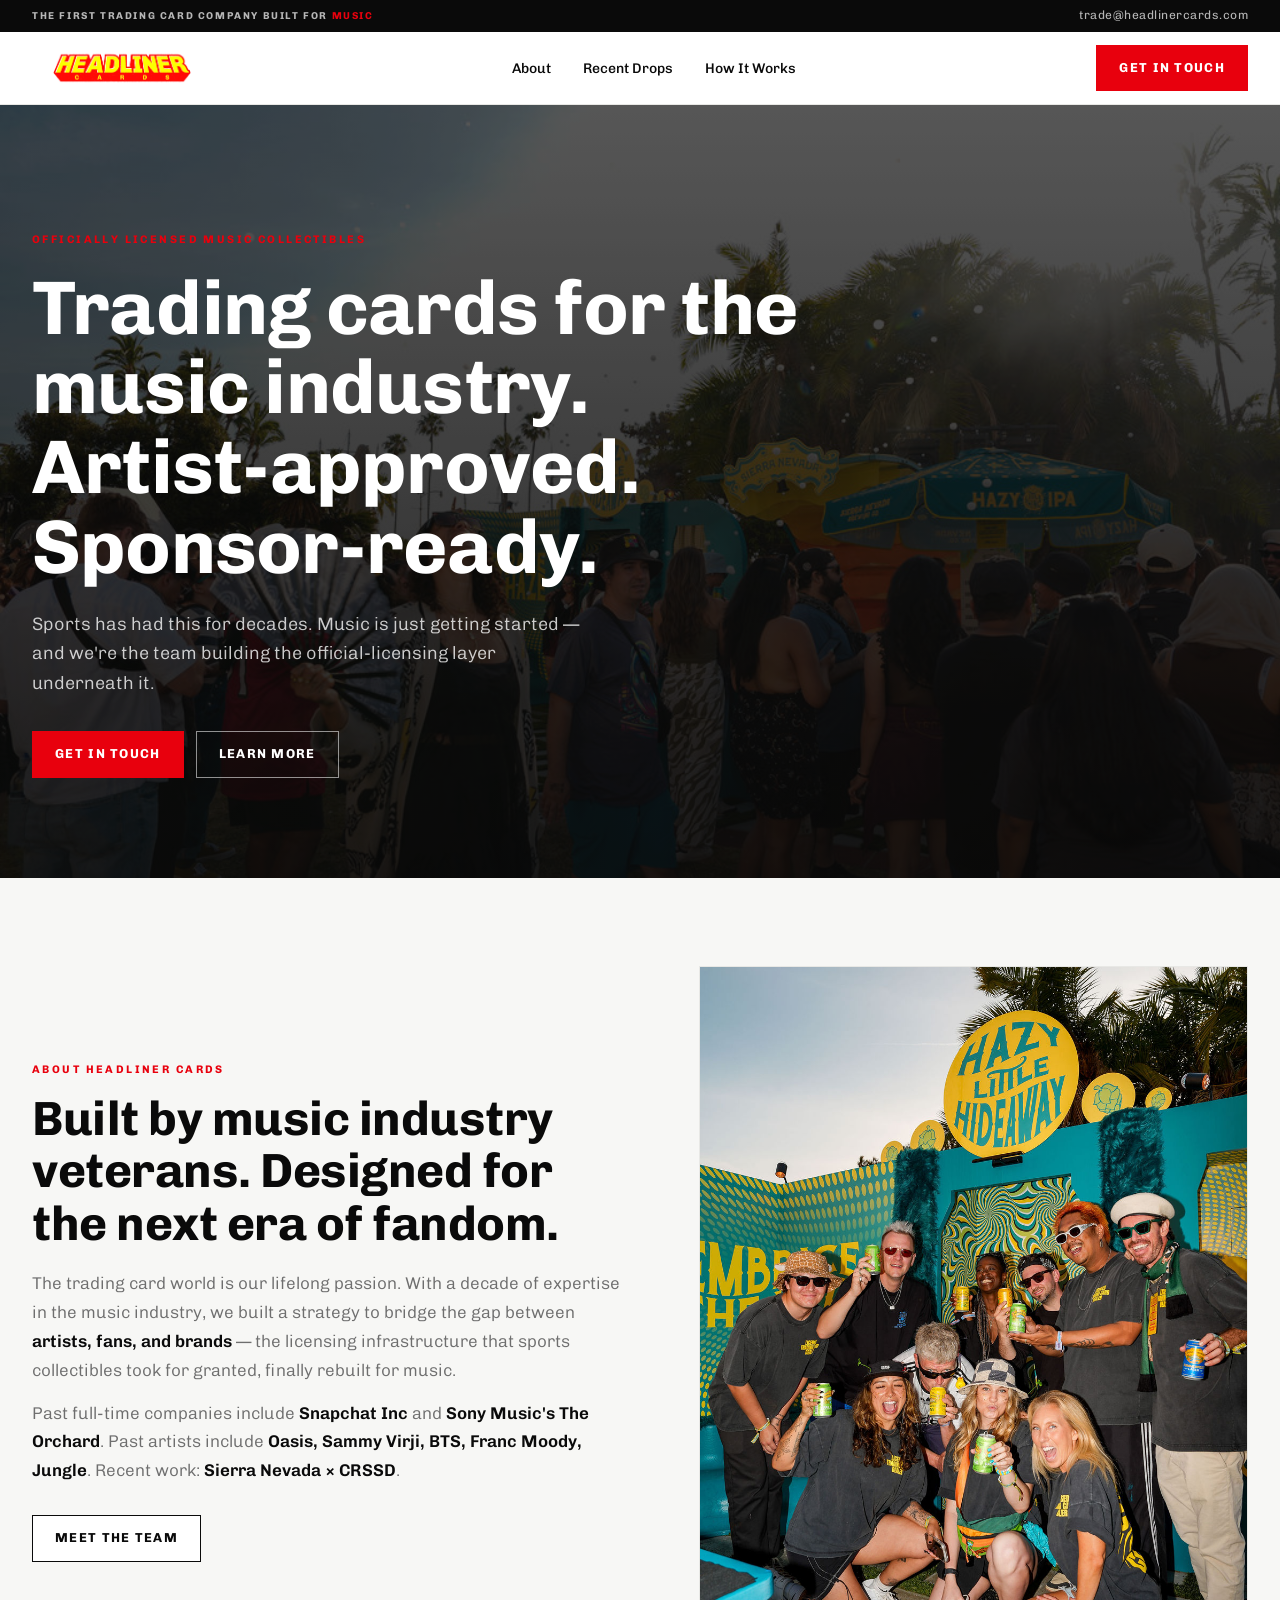
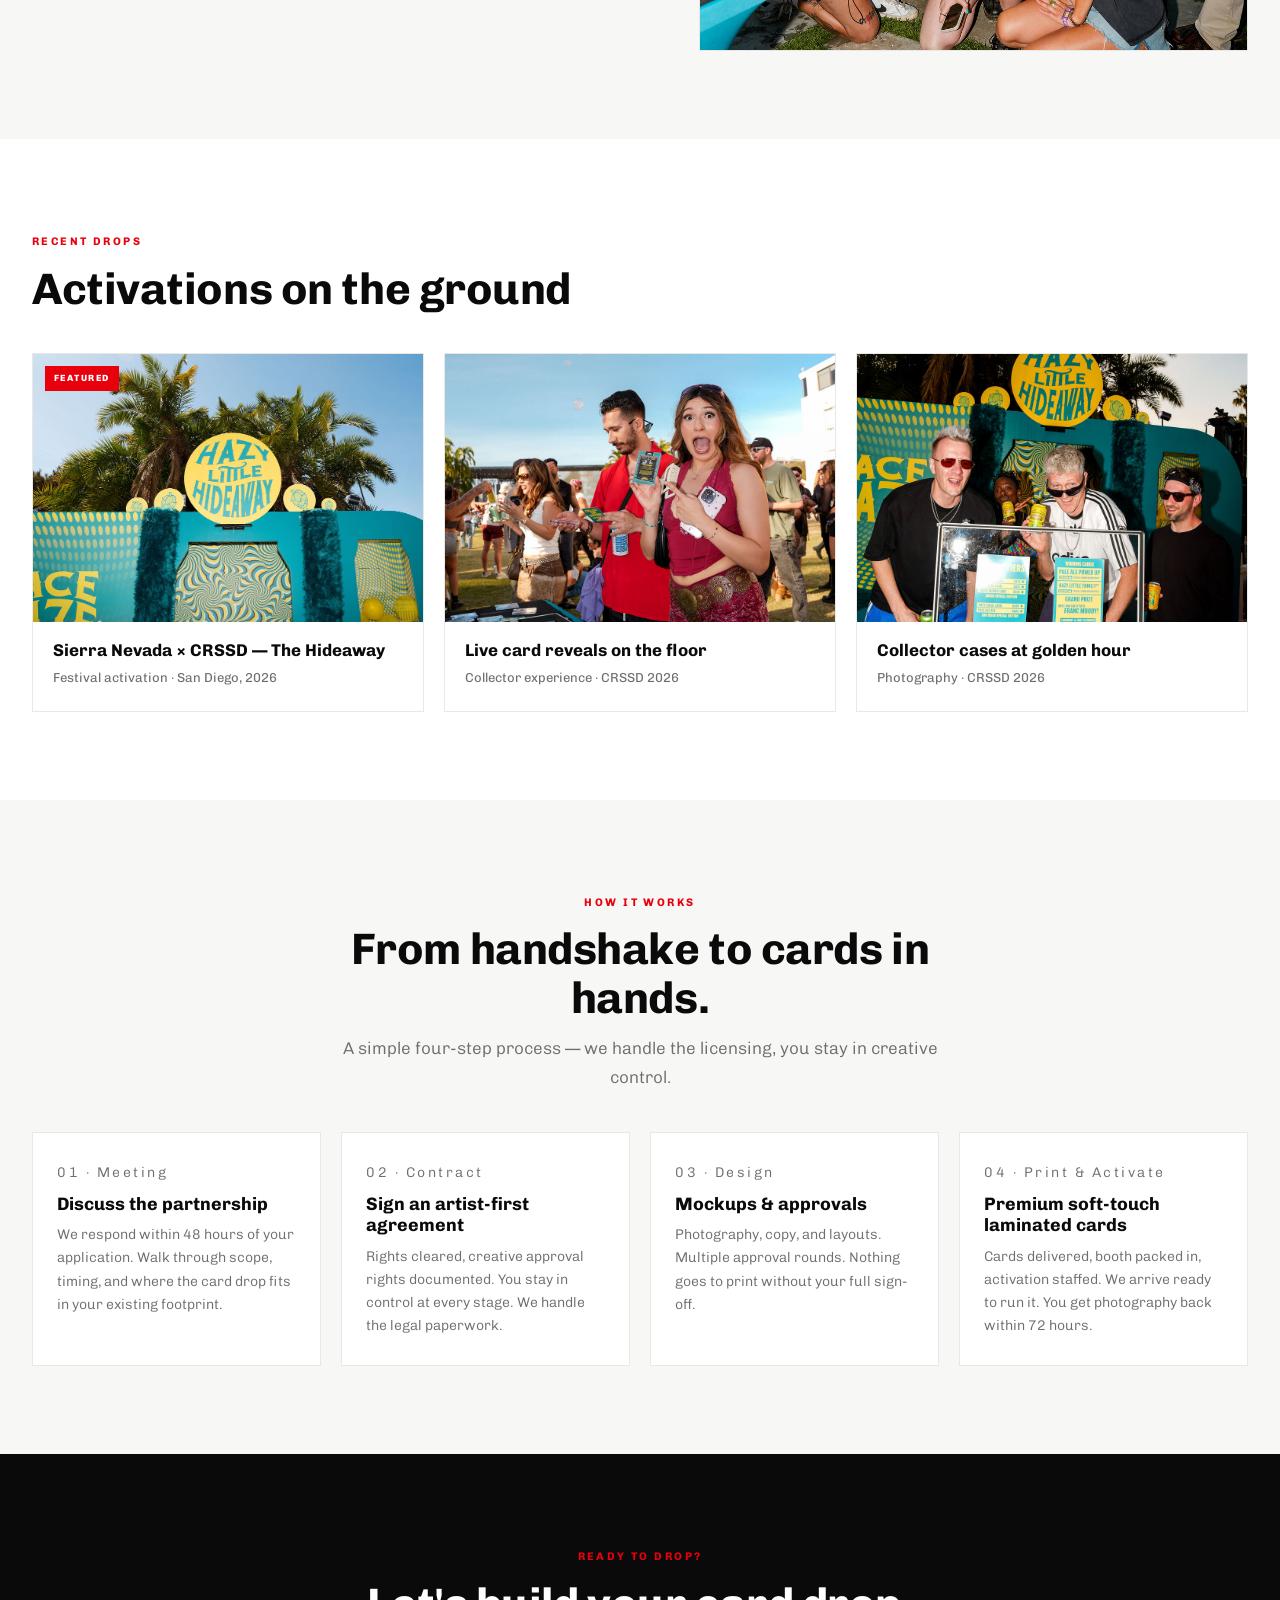
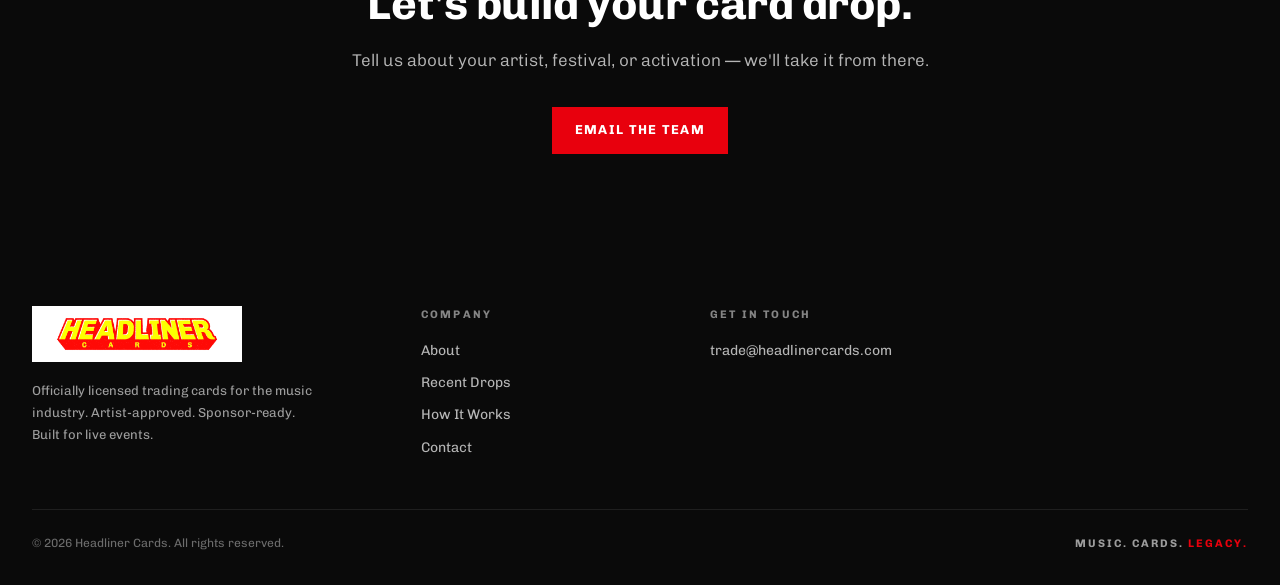
<file: index.html>
<!DOCTYPE html>
<html lang="en">
<head>
  <meta charset="UTF-8" />
  <meta name="viewport" content="width=device-width, initial-scale=1.0" />
  <title>Headliner Cards — The First Trading Card Company Built for Music</title>
  <meta name="description" content="Officially licensed trading cards for artists, festivals, labels, and brand sponsors. Artist-approved, on-premise exclusivity, sponsor-ready. Built for music." />
  <link rel="preconnect" href="https://fonts.googleapis.com" />
  <link rel="preconnect" href="https://fonts.gstatic.com" crossorigin />
  <link href="https://fonts.googleapis.com/css2?family=Chivo:wght@300;400;500;700;800&display=swap" rel="stylesheet" />
  <link rel="stylesheet" href="styles.css" />
</head>
<body>

<!-- ═══ UTILITY BAR ═══ -->
<div class="utility-bar">
  <div class="container">
    <p class="utility-tagline">The first trading card company built for <span>music</span></p>
    <a href="mailto:trade@headlinercards.com">trade@headlinercards.com</a>
  </div>
</div>

<!-- ═══ NAV ═══ -->
<header class="nav">
  <div class="container nav-row">
    <a href="/" class="nav-logo">
      <img src="images/logo.png" alt="Headliner Cards" />
    </a>
    <nav>
      <ul class="nav-links" id="navLinks">
        <li><a href="#about">About</a></li>
        <li><a href="#activations">Recent Drops</a></li>
        <li><a href="#process">How It Works</a></li>
      </ul>
    </nav>
    <div class="nav-actions">
      <a href="mailto:trade@headlinercards.com" class="btn btn-red nav-cta-mobile-hidden">Get in Touch</a>
      <button class="nav-toggle" id="navToggle" aria-label="Open menu">
        <span></span><span></span><span></span>
      </button>
    </div>
  </div>
</header>

<!-- ═══ HERO ═══ -->
<section class="hero">
  <div class="hero-media" style="background-image: url('images/14-activation-wide-bubbles-crowd.jpg');"></div>
  <div class="hero-inner">
    <span class="hero-eyebrow">Officially Licensed Music Collectibles</span>
    <h1>Trading cards for the music industry. Artist-approved. Sponsor-ready.</h1>
    <p class="hero-sub">Sports has had this for decades. Music is just getting started — and we're the team building the official-licensing layer underneath it.</p>
    <div class="hero-actions">
      <a href="mailto:trade@headlinercards.com" class="btn btn-red">Get in Touch</a>
      <a href="#about" class="btn btn-outline-light">Learn More</a>
    </div>
  </div>
</section>

<!-- ═══ ABOUT ═══ -->
<section class="section section--alt" id="about">
  <div class="container">
    <div class="about-block">
      <div class="about-text">
        <span class="eyebrow">About Headliner Cards</span>
        <h2>Built by music industry veterans. Designed for the next era of fandom.</h2>
        <p>The trading card world is our lifelong passion. With a decade of expertise in the music industry, we built a strategy to bridge the gap between <strong>artists, fans, and brands</strong> — the licensing infrastructure that sports collectibles took for granted, finally rebuilt for music.</p>
        <p>Past full-time companies include <strong>Snapchat Inc</strong> and <strong>Sony Music's The Orchard</strong>. Past artists include <strong>Oasis, Sammy Virji, BTS, Franc Moody, Jungle</strong>. Recent work: <strong>Sierra Nevada × CRSSD</strong>.</p>
        <a href="mailto:trade@headlinercards.com" class="btn btn-outline" style="margin-top: 16px;">Meet the Team</a>
      </div>
      <div class="about-image" style="background-image: url('images/27-full-team-hideaway-group.jpg');"></div>
    </div>
  </div>
</section>

<!-- ═══ RECENT ACTIVATIONS ═══ -->
<section class="section" id="activations">
  <div class="container">
    <div class="section-head">
      <span class="eyebrow">Recent Drops</span>
      <h2 class="section-title">Activations on the ground</h2>
    </div>

    <div class="activation-grid">
      <div class="activation-card">
        <div class="activation-img" style="background-image: url('images/02-hideaway-signage-palms.jpg');">
          <span class="activation-flag">Featured</span>
        </div>
        <div class="activation-card-body">
          <h4>Sierra Nevada × CRSSD — The Hideaway</h4>
          <p class="meta">Festival activation · San Diego, 2026</p>
        </div>
      </div>
      <div class="activation-card">
        <div class="activation-img" style="background-image: url('images/13-couple-card-reveal-bubbles.jpg');"></div>
        <div class="activation-card-body">
          <h4>Live card reveals on the floor</h4>
          <p class="meta">Collector experience · CRSSD 2026</p>
        </div>
      </div>
      <div class="activation-card">
        <div class="activation-img" style="background-image: url('images/29-pair-cards-case-golden-hour.jpg');"></div>
        <div class="activation-card-body">
          <h4>Collector cases at golden hour</h4>
          <p class="meta">Photography · CRSSD 2026</p>
        </div>
      </div>
    </div>
  </div>
</section>

<!-- ═══ PROCESS ═══ -->
<section class="section section--alt" id="process">
  <div class="container">
    <div class="section-head section-head--center">
      <span class="eyebrow">How It Works</span>
      <h2 class="section-title">From handshake to cards in hands.</h2>
      <p class="section-sub" style="margin-left:auto;margin-right:auto;">A simple four-step process — we handle the licensing, you stay in creative control.</p>
    </div>
    <div class="steps-grid">
      <div class="step-card">
        <p class="step-num">01 · Meeting</p>
        <h4>Discuss the partnership</h4>
        <p>We respond within 48 hours of your application. Walk through scope, timing, and where the card drop fits in your existing footprint.</p>
      </div>
      <div class="step-card">
        <p class="step-num">02 · Contract</p>
        <h4>Sign an artist-first agreement</h4>
        <p>Rights cleared, creative approval rights documented. You stay in control at every stage. We handle the legal paperwork.</p>
      </div>
      <div class="step-card">
        <p class="step-num">03 · Design</p>
        <h4>Mockups &amp; approvals</h4>
        <p>Photography, copy, and layouts. Multiple approval rounds. Nothing goes to print without your full sign-off.</p>
      </div>
      <div class="step-card">
        <p class="step-num">04 · Print &amp; Activate</p>
        <h4>Premium soft-touch laminated cards</h4>
        <p>Cards delivered, booth packed in, activation staffed. We arrive ready to run it. You get photography back within 72 hours.</p>
      </div>
    </div>
  </div>
</section>

<!-- ═══ FINAL CTA ═══ -->
<section class="section section--dark">
  <div class="container" style="text-align:center;">
    <span class="eyebrow" style="color:var(--red);">Ready to drop?</span>
    <h2 class="section-title" style="margin-bottom:18px;">Let's build your card drop.</h2>
    <p class="section-sub" style="margin: 0 auto 32px;">Tell us about your artist, festival, or activation — we'll take it from there.</p>
    <div class="hero-actions" style="justify-content:center;">
      <a href="mailto:trade@headlinercards.com" class="btn btn-red">Email the Team</a>
    </div>
  </div>
</section>

<!-- ═══ FOOTER ═══ -->
<footer class="footer">
  <div class="container">
    <div class="footer-row">
      <div class="footer-brand">
        <img src="images/logo.png" alt="Headliner Cards" />
        <p>Officially licensed trading cards for the music industry. Artist-approved. Sponsor-ready. Built for live events.</p>
      </div>
      <div class="footer-col">
        <h5>Company</h5>
        <a href="#about">About</a>
        <a href="#activations">Recent Drops</a>
        <a href="#process">How It Works</a>
        <a href="mailto:trade@headlinercards.com">Contact</a>
      </div>
      <div class="footer-col">
        <h5>Get in Touch</h5>
        <a href="mailto:trade@headlinercards.com">trade@headlinercards.com</a>
      </div>
    </div>
    <div class="footer-bottom">
      <p>&copy; 2026 Headliner Cards. All rights reserved.</p>
      <p class="footer-tagline">Music. Cards. <span>Legacy.</span></p>
    </div>
  </div>
</footer>

<script>
  // Mobile nav toggle
  const navToggle = document.getElementById('navToggle');
  const navLinks = document.getElementById('navLinks');
  navToggle?.addEventListener('click', () => {
    navToggle.classList.toggle('open');
    navLinks.classList.toggle('open');
  });
</script>

</body>
</html>
</file>
<file: styles.css>
/* ─────────────────────────────────────
   Headliner Cards V2 — Topps-clean
   White-dominant, single-red accent, Chivo
───────────────────────────────────────── */

*, *::before, *::after { box-sizing: border-box; margin: 0; padding: 0; font-family: inherit; }

:root {
  --red: #E8000D;
  --red-dark: #B5000A;
  --black: #0A0A0A;
  --white: #FFFFFF;
  --bg: #FFFFFF;
  --bg-alt: #F7F7F5;
  --bg-dark: #0A0A0A;
  --text: #0A0A0A;
  --text-muted: #6E6E6E;
  --text-dim: #9A9A98;
  --border: #E8E8E5;
  --border-strong: #1A1A1A;
  --shadow-sm: 0 1px 2px rgba(0,0,0,0.04);
  --shadow-md: 0 6px 18px rgba(0,0,0,0.06);
  --shadow-lg: 0 14px 40px rgba(0,0,0,0.10);
}

html { scroll-behavior: smooth; font-family: 'Chivo', sans-serif; -webkit-font-smoothing: antialiased; }
body { background: var(--bg); color: var(--text); font-family: 'Chivo', sans-serif; font-size: 16px; line-height: 1.6; overflow-x: hidden; }
img { max-width: 100%; display: block; }
a { color: inherit; }

.container { max-width: 1280px; margin: 0 auto; padding: 0 32px; }

/* ─── TOP UTILITY BAR ─── */
.utility-bar {
  background: var(--black);
  color: rgba(255,255,255,0.7);
  font-size: 12px;
  letter-spacing: 0.04em;
}
.utility-bar .container { display: flex; align-items: center; justify-content: space-between; height: 32px; }
.utility-bar a { text-decoration: none; color: rgba(255,255,255,0.7); transition: color 160ms ease; }
.utility-bar a:hover { color: var(--white); }
.utility-tagline { font-weight: 700; letter-spacing: 0.16em; text-transform: uppercase; font-size: 10px; }
.utility-tagline span { color: var(--red); }

/* ─── MAIN NAV ─── */
.nav {
  position: sticky; top: 0; z-index: 50;
  background: var(--white);
  border-bottom: 1px solid var(--border);
}
.nav-row { display: flex; align-items: center; justify-content: space-between; height: 72px; }
.nav-logo { display: flex; align-items: center; text-decoration: none; }
.nav-logo img { height: 48px; }
.nav-links { display: flex; align-items: center; gap: 32px; list-style: none; }
.nav-links a {
  font-size: 14px; font-weight: 500; color: var(--text);
  text-decoration: none;
  padding: 8px 0;
  border-bottom: 2px solid transparent;
  transition: border-color 180ms ease, color 180ms ease;
}
.nav-links a:hover { color: var(--red); border-bottom-color: var(--red); }
.nav-actions { display: flex; align-items: center; gap: 16px; }

.nav-toggle {
  display: none; width: 44px; height: 44px; background: none; border: none; cursor: pointer;
  flex-direction: column; align-items: center; justify-content: center; gap: 4px;
}
.nav-toggle span { display: block; width: 22px; height: 2px; background: var(--black); transition: transform 220ms ease, opacity 180ms ease; }
.nav-toggle.open span:nth-child(1) { transform: translateY(6px) rotate(45deg); }
.nav-toggle.open span:nth-child(2) { opacity: 0; }
.nav-toggle.open span:nth-child(3) { transform: translateY(-6px) rotate(-45deg); }

/* ─── BUTTONS ─── */
.btn {
  display: inline-flex; align-items: center; justify-content: center;
  font-family: 'Chivo', sans-serif; font-weight: 700; font-size: 13px;
  letter-spacing: 0.10em; text-transform: uppercase;
  padding: 12px 22px; text-decoration: none;
  border: 1.5px solid transparent; cursor: pointer;
  transition: background 180ms ease, border-color 180ms ease, color 180ms ease, transform 180ms ease;
  white-space: nowrap;
}
.btn-red { background: var(--red); color: var(--white); border-color: var(--red); }
.btn-red:hover { background: var(--red-dark); border-color: var(--red-dark); }
.btn-outline { background: var(--white); color: var(--text); border-color: var(--text); }
.btn-outline:hover { background: var(--text); color: var(--white); }
.btn-outline-light { background: transparent; color: var(--white); border-color: rgba(255,255,255,0.55); }
.btn-outline-light:hover { background: var(--white); color: var(--text); border-color: var(--white); }
.btn-link {
  display: inline-flex; align-items: center; gap: 6px;
  font-weight: 700; font-size: 13px; letter-spacing: 0.08em; text-transform: uppercase;
  color: var(--red); text-decoration: none;
  transition: gap 180ms ease;
}
.btn-link:hover { gap: 10px; }

/* ─── HERO ─── */
.hero {
  position: relative;
  background: var(--black);
  color: var(--white);
  overflow: hidden;
}
.hero-media {
  position: absolute; inset: 0;
  background-size: cover; background-position: center 40%;
  opacity: 0.7;
}
.hero-media::after {
  content: ''; position: absolute; inset: 0;
  background: linear-gradient(180deg, rgba(10,10,10,0.55) 0%, rgba(10,10,10,0.85) 100%);
}
.hero-inner {
  position: relative;
  padding: 120px 0 100px;
  max-width: 1280px; margin: 0 auto;
  padding-left: 32px; padding-right: 32px;
}
.hero-eyebrow {
  display: inline-block;
  font-size: 11px; font-weight: 700;
  letter-spacing: 0.22em; text-transform: uppercase;
  color: var(--red);
  margin-bottom: 20px;
}
.hero h1 {
  font-weight: 700;
  font-size: clamp(40px, 6.4vw, 76px);
  line-height: 1.05;
  letter-spacing: -0.01em;
  max-width: 780px;
  margin-bottom: 22px;
}
.hero-sub {
  font-size: 18px; font-weight: 300;
  color: rgba(255,255,255,0.78);
  max-width: 560px;
  line-height: 1.65;
  margin-bottom: 32px;
}
.hero-actions { display: flex; flex-wrap: wrap; gap: 12px; }

/* ─── SECTIONS ─── */
.section { padding: 88px 0; }
.section--alt { background: var(--bg-alt); }
.section--dark { background: var(--black); color: var(--white); }
.section-head { margin-bottom: 40px; }
.section-head--center { text-align: center; max-width: 720px; margin-left: auto; margin-right: auto; }
.section-head--with-link { display: flex; align-items: flex-end; justify-content: space-between; gap: 24px; flex-wrap: wrap; }

.eyebrow {
  display: inline-block;
  font-size: 11px; font-weight: 700;
  letter-spacing: 0.22em; text-transform: uppercase;
  color: var(--red);
  margin-bottom: 14px;
}
.section-title {
  font-weight: 700;
  font-size: clamp(28px, 3.6vw, 44px);
  line-height: 1.1;
  letter-spacing: -0.01em;
  color: var(--text);
  margin-bottom: 12px;
}
.section--dark .section-title { color: var(--white); }
.section-sub {
  font-size: 17px; font-weight: 300;
  color: var(--text-muted);
  max-width: 620px;
  line-height: 1.7;
}
.section--dark .section-sub { color: rgba(255,255,255,0.7); }

/* ─── AUDIENCE FLOW ─── */
.audience-flow { padding: 88px 0; }
.audience-grid {
  display: grid;
  grid-template-columns: repeat(4, 1fr);
  gap: 16px;
}
.audience-card {
  display: flex; flex-direction: column;
  background: var(--white);
  border: 1px solid var(--border);
  text-decoration: none; color: var(--text);
  overflow: hidden;
  transition: transform 280ms ease, box-shadow 280ms ease, border-color 280ms ease;
}
.audience-card:hover {
  transform: translateY(-2px);
  box-shadow: var(--shadow-lg);
  border-color: var(--text);
}
.audience-card-media {
  position: relative;
  aspect-ratio: 4 / 3;
  background-size: cover; background-position: center;
  overflow: hidden;
}
.audience-card-media::after {
  content: ''; position: absolute; inset: 0;
  background: linear-gradient(180deg, rgba(10,10,10,0) 30%, rgba(10,10,10,0.55) 100%);
}
.audience-step {
  position: absolute; top: 14px; left: 14px;
  background: var(--red); color: var(--white);
  font-size: 10px; font-weight: 800; letter-spacing: 0.16em; text-transform: uppercase;
  padding: 5px 10px;
  z-index: 1;
}
.audience-card-body { padding: 22px 24px 26px; flex: 1; display: flex; flex-direction: column; }
.audience-tag {
  font-size: 11px; font-weight: 700;
  letter-spacing: 0.2em; text-transform: uppercase;
  color: var(--text-muted);
  margin-bottom: 10px;
}
.audience-card h3 {
  font-weight: 700; font-size: 22px; line-height: 1.15;
  margin-bottom: 12px;
  letter-spacing: -0.005em;
}
.audience-card p {
  font-size: 14px; font-weight: 300;
  color: var(--text-muted);
  line-height: 1.65;
  margin-bottom: 22px;
}
.audience-card .btn-link { margin-top: auto; }

/* Optional connector line under audience grid (subtle flowchart hint) */
.flow-connector {
  margin-top: 32px;
  display: flex; align-items: center; justify-content: center;
  font-size: 11px; font-weight: 700; letter-spacing: 0.2em; text-transform: uppercase;
  color: var(--text-dim);
  gap: 12px;
}
.flow-connector::before, .flow-connector::after {
  content: ''; flex: 1;
  height: 1px; background: var(--border);
  max-width: 200px;
}

/* ─── ACTIVATION GRID (Topps "Trending now" feel) ─── */
.activation-grid {
  display: grid;
  grid-template-columns: repeat(3, 1fr);
  gap: 20px;
  margin-top: 32px;
}
.activation-card {
  background: var(--white);
  border: 1px solid var(--border);
  text-decoration: none; color: var(--text);
  display: flex; flex-direction: column;
  transition: transform 240ms ease, box-shadow 240ms ease, border-color 240ms ease;
}
.activation-card:hover {
  transform: translateY(-2px);
  box-shadow: var(--shadow-md);
  border-color: var(--text);
}
.activation-img {
  aspect-ratio: 16 / 11;
  background-size: cover; background-position: center;
  position: relative;
}
.activation-flag {
  position: absolute; top: 12px; left: 12px;
  background: var(--red); color: var(--white);
  font-size: 9px; font-weight: 800; letter-spacing: 0.16em; text-transform: uppercase;
  padding: 5px 9px;
}
.activation-card-body { padding: 18px 20px 22px; }
.activation-card h4 {
  font-weight: 700; font-size: 17px; line-height: 1.25;
  margin-bottom: 6px;
}
.activation-card .meta {
  font-size: 13px; font-weight: 400;
  color: var(--text-muted);
}

/* ─── ABOUT (welcome feel) ─── */
.about-block {
  display: grid;
  grid-template-columns: 1.1fr 1fr;
  gap: 64px;
  align-items: center;
}
.about-text h2 {
  font-weight: 700; font-size: clamp(30px, 4vw, 48px);
  line-height: 1.1; letter-spacing: -0.01em;
  margin-bottom: 18px;
}
.about-text p {
  font-size: 17px; font-weight: 300;
  color: var(--text-muted);
  line-height: 1.7;
  margin-bottom: 14px;
}
.about-text strong { color: var(--text); font-weight: 600; }
.about-image {
  aspect-ratio: 4 / 5;
  background-size: cover; background-position: center;
  border: 1px solid var(--border);
}

/* ─── PROCESS (4-step strip) ─── */
.steps-grid {
  display: grid;
  grid-template-columns: repeat(4, 1fr);
  gap: 20px;
  margin-top: 32px;
}
.step-card {
  background: var(--white);
  border: 1px solid var(--border);
  padding: 28px 24px;
}
.step-num {
  font-weight: 800; font-size: 13px;
  letter-spacing: 0.18em;
  color: var(--red);
  margin-bottom: 10px;
}
.step-card h4 { font-weight: 700; font-size: 18px; margin-bottom: 8px; line-height: 1.2; }
.step-card p { font-size: 14px; color: var(--text-muted); font-weight: 300; line-height: 1.65; }

/* ─── PRESS / STATS STRIP ─── */
.stat-row {
  display: grid; grid-template-columns: repeat(4, 1fr);
  gap: 1px; background: var(--border);
  border: 1px solid var(--border);
}
.stat {
  background: var(--white);
  padding: 28px 24px;
  text-align: center;
}
.stat-num { font-weight: 700; font-size: 38px; color: var(--text); letter-spacing: -0.02em; line-height: 1; margin-bottom: 6px; }
.stat-label { font-size: 11px; font-weight: 700; letter-spacing: 0.2em; text-transform: uppercase; color: var(--text-muted); }

/* ─── FOOTER ─── */
.footer {
  background: var(--black);
  color: rgba(255,255,255,0.6);
  padding: 64px 0 32px;
}
.footer-row {
  display: grid;
  grid-template-columns: 1.4fr repeat(3, 1fr);
  gap: 40px;
  padding-bottom: 40px;
  border-bottom: 1px solid #1F1F1F;
  margin-bottom: 24px;
}
.footer-brand img { height: 56px; margin-bottom: 18px; }
.footer-brand p { font-size: 13px; line-height: 1.7; max-width: 280px; }
.footer-col h5 {
  font-size: 11px; font-weight: 700;
  letter-spacing: 0.2em; text-transform: uppercase;
  color: rgba(255,255,255,0.5);
  margin-bottom: 16px;
}
.footer-col a, .footer-col button {
  display: block; font-family: 'Chivo', sans-serif;
  font-size: 14px; color: rgba(255,255,255,0.7);
  text-decoration: none; background: none; border: none; padding: 0;
  margin-bottom: 10px; cursor: pointer;
  transition: color 160ms ease;
  text-align: left;
}
.footer-col a:hover, .footer-col button:hover { color: var(--red); }
.footer-bottom {
  display: flex; align-items: center; justify-content: space-between;
  flex-wrap: wrap; gap: 12px;
  font-size: 12px; color: rgba(255,255,255,0.4);
}
.footer-tagline {
  font-weight: 700; letter-spacing: 0.18em; text-transform: uppercase;
  font-size: 11px; color: rgba(255,255,255,0.6);
}
.footer-tagline span { color: var(--red); }

/* ─── PROBLEM / SOLUTION 2-COL ─── */
.split-grid {
  display: grid;
  grid-template-columns: 1.05fr 1fr;
  gap: 56px;
  align-items: start;
}
.split-grid .split-image {
  aspect-ratio: 3 / 4;
  background-size: cover; background-position: center;
  border: 1px solid var(--border);
}
.problem-list { list-style: none; margin-top: 8px; }
.problem-list li {
  padding: 18px 0;
  border-bottom: 1px solid var(--border);
}
.problem-list li:last-child { border-bottom: none; }
.problem-num {
  display: inline-block;
  background: var(--red); color: var(--white);
  font-size: 10px; font-weight: 800; letter-spacing: 0.14em;
  padding: 3px 8px; margin-right: 10px;
  vertical-align: middle;
}
.problem-list h4 {
  display: inline; font-weight: 700; font-size: 17px;
  letter-spacing: -0.005em;
}
.problem-list p {
  margin-top: 8px;
  font-size: 15px; font-weight: 300;
  color: var(--text-muted);
  line-height: 1.65;
}

/* ─── FEATURE GRID (solution / roster) ─── */
.feature-grid {
  display: grid; gap: 16px;
  margin-top: 32px;
}
.feature-grid--2 { grid-template-columns: repeat(2, 1fr); }
.feature-grid--3 { grid-template-columns: repeat(3, 1fr); }
.feature-grid--4 { grid-template-columns: repeat(4, 1fr); }
.feature-card {
  background: var(--white);
  border: 1px solid var(--border);
  padding: 28px 26px;
}
.feature-num {
  font-size: 11px; font-weight: 800;
  letter-spacing: 0.18em; color: var(--red);
  margin-bottom: 10px;
}
.feature-card h4 {
  font-weight: 700; font-size: 18px;
  margin-bottom: 8px; line-height: 1.2;
}
.feature-card p {
  font-size: 14px; font-weight: 300;
  color: var(--text-muted); line-height: 1.65;
}

/* ─── TIER GRID ─── */
.tier-grid {
  display: grid;
  grid-template-columns: repeat(3, 1fr);
  gap: 16px;
  margin-top: 32px;
}
.tier-card {
  position: relative;
  background: var(--white);
  border: 1px solid var(--border);
  padding: 32px 28px;
  display: flex; flex-direction: column;
}
.tier-card--featured {
  border-color: var(--red);
  border-width: 2px;
}
.tier-tag {
  display: inline-block;
  font-size: 11px; font-weight: 700;
  letter-spacing: 0.14em; text-transform: uppercase;
  color: var(--text-muted);
  margin-bottom: 16px;
}
.tier-tag--red { color: var(--red); }
.tier-badge {
  position: absolute; top: 24px; right: 24px;
  background: var(--red); color: var(--white);
  font-size: 9px; font-weight: 800; letter-spacing: 0.16em;
  padding: 4px 9px;
}
.tier-card h3 {
  font-weight: 700; font-size: 22px;
  line-height: 1.15; margin-bottom: 18px;
  letter-spacing: -0.005em;
}
.tier-list { list-style: none; }
.tier-list li {
  font-size: 14px; font-weight: 300;
  color: var(--text);
  padding: 10px 0;
  border-bottom: 1px solid var(--border);
  line-height: 1.55;
  display: flex; gap: 10px; align-items: baseline;
}
.tier-list li:last-child { border-bottom: none; }
.tier-list li::before {
  content: '→';
  color: var(--red); font-weight: 700;
  flex-shrink: 0;
}

/* ─── COMPARE (yes/no) ─── */
.compare-grid {
  display: grid;
  grid-template-columns: 1fr 1fr;
  gap: 20px;
  margin-top: 32px;
}
.compare-card {
  padding: 32px 28px;
  background: var(--white);
  border: 1px solid var(--border);
}
.compare-card.yes {
  border: 2px solid var(--text);
}
.compare-card.no {
  background: var(--bg-alt);
}
.compare-tag {
  display: inline-block;
  font-size: 12px; font-weight: 700;
  letter-spacing: 0.10em; text-transform: uppercase;
  padding: 5px 12px;
  margin-bottom: 20px;
}
.compare-tag.yes { background: var(--red); color: var(--white); }
.compare-tag.no { background: var(--border); color: var(--text-muted); text-decoration: line-through; }
.compare-list { list-style: none; }
.compare-list li {
  font-size: 15px; font-weight: 300;
  padding: 9px 0;
  border-bottom: 1px solid var(--border);
  display: flex; gap: 12px; align-items: baseline;
  line-height: 1.55;
}
.compare-list li:last-child { border-bottom: none; }
.compare-list.yes li::before {
  content: '✓'; color: var(--red); font-weight: 800; flex-shrink: 0;
}
.compare-list.no li {
  color: var(--text-muted); font-style: italic;
}
.compare-list.no li::before {
  content: '✗'; color: var(--text-dim); font-weight: 800; flex-shrink: 0;
}

/* ─── GALLERY MASONRY ─── */
.gallery-masonry {
  columns: 3;
  column-gap: 6px;
  margin-top: 32px;
}
.gallery-masonry img {
  width: 100%;
  display: block;
  margin-bottom: 6px;
  object-fit: cover;
  transition: opacity 240ms ease;
}
.gallery-masonry img:hover { opacity: 0.78; }

/* ─── TEAM ─── */
.team-featured {
  display: grid;
  grid-template-columns: 1fr 1fr;
  gap: 56px;
  align-items: start;
  margin-top: 32px;
  padding-bottom: 56px;
  border-bottom: 1px solid var(--border);
  margin-bottom: 56px;
}
.team-text h3 {
  font-weight: 700; font-size: clamp(26px, 3vw, 36px);
  line-height: 1.1; margin-bottom: 6px;
  letter-spacing: -0.01em;
}
.team-text .role {
  font-size: 13px; font-weight: 600;
  color: var(--text-muted);
  text-transform: uppercase; letter-spacing: 0.08em;
  margin-bottom: 18px;
}
.team-text p {
  font-size: 16px; font-weight: 300;
  color: var(--text-muted); line-height: 1.7;
  margin-bottom: 12px;
}
.team-text strong { color: var(--text); font-weight: 600; }
.team-grid {
  display: grid;
  grid-template-columns: repeat(3, 1fr);
  gap: 32px;
}
.team-member h4 {
  font-weight: 700; font-size: 18px;
  margin-bottom: 4px; letter-spacing: -0.005em;
}
.team-member .role {
  font-size: 12px; font-weight: 600;
  color: var(--text-muted); margin-bottom: 12px;
  text-transform: uppercase; letter-spacing: 0.08em;
}
.team-member p {
  font-size: 14px; font-weight: 300;
  color: var(--text-muted); line-height: 1.7;
}

/* ─── FORM ─── */
.form-wrap {
  max-width: 720px;
  margin: 32px auto 0;
}
.form-row {
  display: grid;
  grid-template-columns: 1fr 1fr;
  gap: 14px;
}
.form-group { margin-bottom: 14px; }
.form-group label {
  display: block;
  font-size: 11px; font-weight: 700;
  letter-spacing: 0.16em; text-transform: uppercase;
  color: var(--text-muted);
  margin-bottom: 7px;
}
.form-group input,
.form-group select,
.form-group textarea {
  width: 100%;
  background: var(--white);
  border: 1px solid var(--border);
  color: var(--text);
  font-family: 'Chivo', sans-serif;
  font-size: 15px;
  padding: 13px 16px;
  outline: none;
  appearance: none; -webkit-appearance: none;
  transition: border-color 180ms ease, box-shadow 180ms ease;
}
.form-group select {
  background-image: url("data:image/svg+xml,%3Csvg xmlns='http://www.w3.org/2000/svg' width='12' height='8' viewBox='0 0 12 8'%3E%3Cpath d='M1 1l5 5 5-5' stroke='%236E6E6E' stroke-width='1.5' fill='none' stroke-linecap='round'/%3E%3C/svg%3E");
  background-repeat: no-repeat;
  background-position: right 14px center;
  padding-right: 36px;
}
.form-group input:focus,
.form-group select:focus,
.form-group textarea:focus {
  border-color: var(--text);
  box-shadow: 0 0 0 2px rgba(232,0,13,0.10);
}
.form-group textarea { resize: vertical; min-height: 120px; }
.form-submit {
  width: 100%;
  background: var(--red);
  color: var(--white);
  border: 1.5px solid var(--red);
  font-family: 'Chivo', sans-serif;
  font-weight: 700; font-size: 15px;
  letter-spacing: 0.10em; text-transform: uppercase;
  padding: 16px;
  cursor: pointer;
  margin-top: 6px;
  transition: background 180ms ease, border-color 180ms ease;
}
.form-submit:hover { background: var(--red-dark); border-color: var(--red-dark); }
.form-fine { text-align: center; font-size: 12px; color: var(--text-muted); margin-top: 14px; }
.form-fine a { color: var(--text); text-decoration: underline; }
.success-msg {
  display: none;
  background: #F0FFF4;
  border: 1px solid #2D9249;
  color: #1A6B33;
  font-weight: 700; font-size: 13px;
  letter-spacing: 0.06em; text-transform: uppercase;
  padding: 18px;
  text-align: center;
  margin-top: 14px;
}

/* ─── PILOT (label) ─── */
.pilot-grid {
  display: grid;
  grid-template-columns: 1fr 1fr;
  gap: 20px;
  margin-top: 32px;
}
.pilot-card {
  background: var(--white);
  border: 1px solid var(--border);
  padding: 36px 32px;
}
.pilot-card.highlight {
  background: var(--black);
  color: var(--white);
  border-color: var(--black);
}
.pilot-card h3 {
  font-weight: 700; font-size: clamp(22px, 2.4vw, 30px);
  line-height: 1.15; margin-bottom: 16px;
  letter-spacing: -0.005em;
}
.pilot-card p {
  font-size: 16px; font-weight: 300;
  color: var(--text-muted); line-height: 1.7;
  margin-bottom: 12px;
}
.pilot-card.highlight p { color: rgba(255,255,255,0.7); }
.pilot-list {
  list-style: none;
  margin-top: 18px;
}
.pilot-list li {
  font-size: 14px; font-weight: 300;
  padding: 10px 0;
  border-bottom: 1px solid rgba(255,255,255,0.1);
  display: flex; gap: 10px; align-items: baseline;
  line-height: 1.55;
  color: rgba(255,255,255,0.78);
}
.pilot-list li:last-child { border-bottom: none; }
.pilot-list li::before {
  content: '→'; color: var(--red); font-weight: 700; flex-shrink: 0;
}

/* ─── PROCESS CTA NOTE ─── */
.process-note {
  margin-top: 28px;
  text-align: center;
  font-size: 15px; font-weight: 500;
  color: var(--text);
}
.process-note strong { color: var(--red); font-weight: 700; }

/* ─── PRODUCT (artist tour merch options) ─── */
.product-pair {
  display: grid;
  grid-template-columns: 1fr 1fr;
  gap: 56px;
  max-width: 920px;
  margin: 32px auto 0;
}
.product-card {
  text-align: center;
}
.product-card img {
  width: 100%;
  box-shadow: var(--shadow-lg);
  margin-bottom: 18px;
  border: 1px solid var(--border);
}
.product-card h4 {
  font-weight: 700; font-size: 17px;
  margin-bottom: 6px; letter-spacing: -0.005em;
}
.product-card p {
  font-size: 14px; font-weight: 300;
  color: var(--text-muted);
}

/* ─── RESPONSIVE ─── */
@media (max-width: 1024px) {
  .audience-grid { grid-template-columns: repeat(2, 1fr); }
  .activation-grid { grid-template-columns: repeat(2, 1fr); }
  .about-block { grid-template-columns: 1fr; gap: 40px; }
  .steps-grid { grid-template-columns: repeat(2, 1fr); }
  .footer-row { grid-template-columns: 1fr 1fr; }
  .split-grid { grid-template-columns: 1fr; gap: 40px; }
  .feature-grid--3, .feature-grid--4 { grid-template-columns: repeat(2, 1fr); }
  .tier-grid, .compare-grid, .pilot-grid, .product-pair { grid-template-columns: 1fr; }
  .gallery-masonry { columns: 2; }
  .team-featured { grid-template-columns: 1fr; gap: 32px; }
  .team-grid { grid-template-columns: repeat(2, 1fr); }
}
@media (max-width: 720px) {
  .nav-links { display: none; position: absolute; top: 72px; left: 0; right: 0; flex-direction: column; align-items: stretch; gap: 0; padding: 8px 0; background: var(--white); border-bottom: 1px solid var(--border); }
  .nav-links.open { display: flex; }
  .nav-links a { padding: 14px 32px; border-bottom: 1px solid var(--border); }
  .nav-links a:last-child { border-bottom: none; }
  .nav-toggle { display: flex; }
  .nav-cta-mobile-hidden { display: none; }
  .hero-inner { padding: 80px 0 64px; }
  .section { padding: 64px 0; }
  .audience-flow { padding: 64px 0; }
  .audience-grid { grid-template-columns: 1fr; }
  .activation-grid { grid-template-columns: 1fr; }
  .steps-grid { grid-template-columns: 1fr; }
  .stat-row { grid-template-columns: 1fr 1fr; }
  .footer-row { grid-template-columns: 1fr; gap: 32px; }
  .utility-tagline { display: none; }
  .feature-grid--3, .feature-grid--4 { grid-template-columns: 1fr; }
  .gallery-masonry { columns: 1; }
  .team-grid { grid-template-columns: 1fr; }
  .form-row { grid-template-columns: 1fr; }
}
</file>
